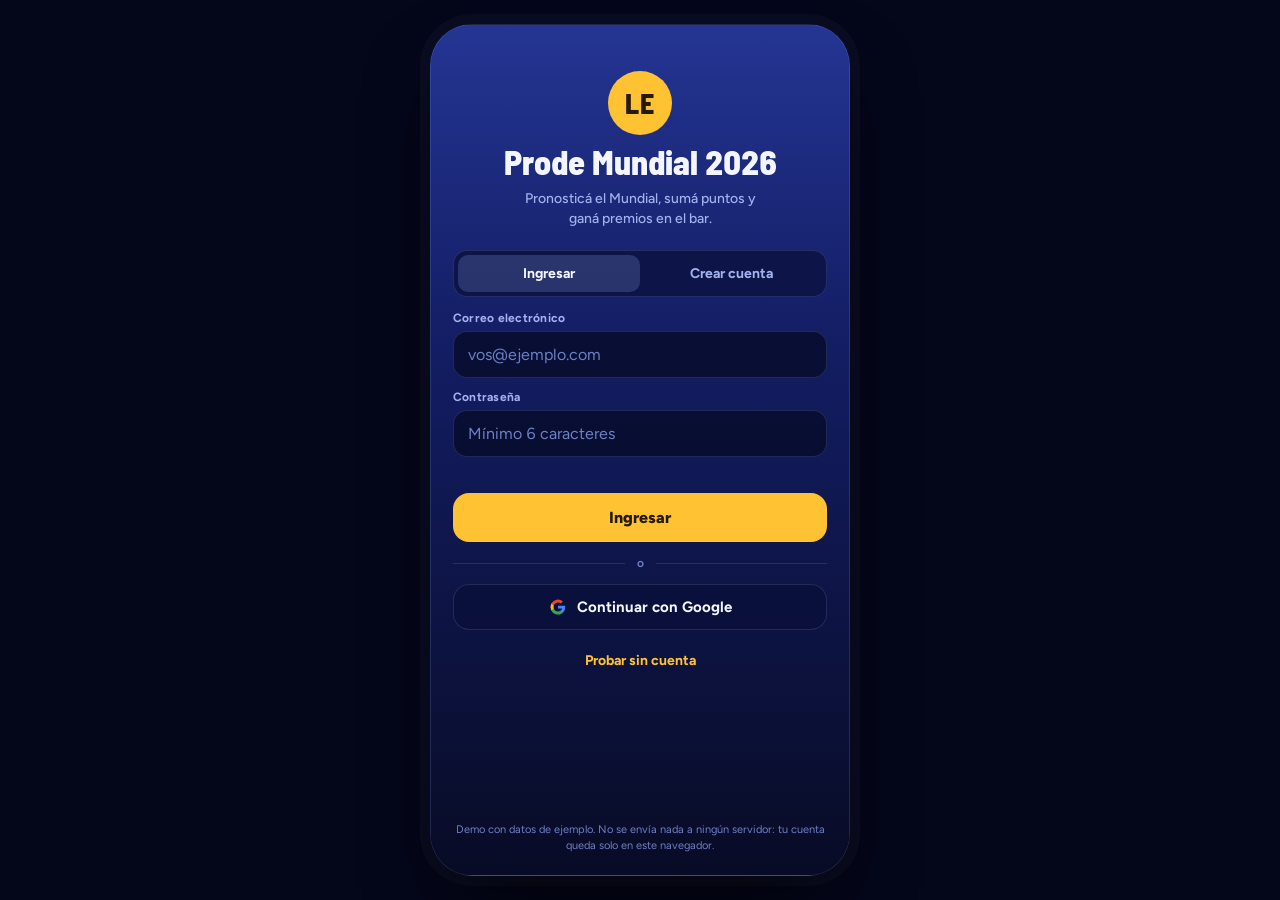
<file: prode-2026/index.html>
<!doctype html>
<html lang="es">
<head>
<meta charset="utf-8">
<meta name="viewport" content="width=device-width, initial-scale=1, viewport-fit=cover">
<meta name="theme-color" content="#0b1038">
<meta name="robots" content="noindex">
<title>Prode Mundial 2026</title>
<meta name="description" content="Prode del Mundial 2026 para bares: fixture real, grupos, cuadro desde 16avos, pronósticos y ranking del local. Los datos del bar son de ejemplo.">
<link rel="preconnect" href="https://fonts.googleapis.com">
<link rel="preconnect" href="https://fonts.gstatic.com" crossorigin>
<link href="https://fonts.googleapis.com/css2?family=Barlow+Semi+Condensed:wght@500;600;700;800&family=Figtree:wght@400;500;600;700&display=swap" rel="stylesheet">
<style>
:root {
  /* Marca del local: se cambia acá y listo */
  --bar-accent: #ffc233;
  --bar-accent-ink: #261a00;

  --bg-top: #243593;
  --bg-mid: #131d63;
  --bg-bot: #080b25;
  --surface: rgba(10, 16, 58, 0.72);
  --surface-2: rgba(7, 11, 40, 0.78);
  --line: rgba(160, 178, 255, 0.16);
  --text: #f4f6ff;
  --muted: #a3b1ee;
  --dim: #6f7fc4;
  --ok: #4ade80;
  --ok-ink: #04230f;
  --bad: #ff7b7b;

  --display: 'Barlow Semi Condensed', 'Arial Narrow', sans-serif;
  --body: 'Figtree', system-ui, sans-serif;

  --ease-out: cubic-bezier(0.23, 1, 0.32, 1);
  --ease-in-out: cubic-bezier(0.77, 0, 0.175, 1);
  --ease-drawer: cubic-bezier(0.32, 0.72, 0, 1);
}

* { box-sizing: border-box; margin: 0; }
html { -webkit-text-size-adjust: 100%; }
body {
  font-family: var(--body);
  color: var(--text);
  background: #04061a;
  min-height: 100dvh;
  display: grid;
  place-items: center;
  font-variant-numeric: tabular-nums;
}
::selection { background: var(--bar-accent); color: var(--bar-accent-ink); }
button { font: inherit; color: inherit; background: none; border: 0; cursor: pointer; -webkit-tap-highlight-color: transparent; }
:focus-visible { outline: 2px solid var(--bar-accent); outline-offset: 2px; border-radius: 8px; }

/* ── Marco del celular (solo en pantallas grandes) ── */
.app {
  position: relative;
  width: 100%;
  height: 100dvh;
  overflow: hidden;
  background: linear-gradient(180deg, var(--bg-top) 0%, var(--bg-mid) 38%, var(--bg-bot) 100%);
  display: flex;
  flex-direction: column;
}
@media (min-width: 600px) {
  .app {
    width: 420px;
    height: min(880px, 100dvh - 48px);
    border-radius: 42px;
    border: 1px solid var(--line);
    box-shadow: 0 40px 80px -20px rgba(0, 0, 0, 0.7), 0 0 0 10px #0a0d22;
  }
}

/* Modo embebido (tarjeta de la web): celular de proporción fija, escalado para entrar en el marco */
body.embed { display: block; overflow: hidden; background: linear-gradient(155deg, #1a2780 0%, #0b1142 48%, #04061a 100%); }
body.embed .app {
  position: absolute; left: 50%; top: 50%; width: 390px; height: 844px; border-radius: 42px;
  border: 1px solid var(--line); box-shadow: 0 0 0 10px #0a0d22;
  transform: translate(-50%, -50%) scale(var(--embed-scale, 1));
}

/* ── Scrollbars con la paleta ── */
.screen, .bracket-viewport { scrollbar-width: thin; scrollbar-color: rgba(160,178,255,.28) transparent; }
.screen::-webkit-scrollbar, .bracket-viewport::-webkit-scrollbar { width: 6px; height: 6px; }
.screen::-webkit-scrollbar-thumb, .bracket-viewport::-webkit-scrollbar-thumb { background: rgba(160,178,255,.28); border-radius: 6px; }

/* ── Cabecera ── */
.top {
  padding: max(18px, env(safe-area-inset-top)) 20px 12px;
  display: flex; align-items: center; gap: 12px;
}
.bar-badge {
  width: 40px; height: 40px; border-radius: 50%;
  background: var(--bar-accent); color: var(--bar-accent-ink);
  display: grid; place-items: center;
  font-family: var(--display); font-weight: 800; font-size: 18px; letter-spacing: .02em;
  flex: none;
}
.top-title { flex: 1; min-width: 0; }
.top-title small { display: block; font-size: 12px; color: var(--muted); font-weight: 500; line-height: 1.2; }
.top-title h1 {
  font-family: var(--display); font-weight: 800; font-size: 28px; line-height: 1.05; letter-spacing: -0.01em;
}
.score-pill {
  text-align: right; line-height: 1.1;
  background: var(--surface); border: 1px solid var(--line);
  padding: 7px 12px; border-radius: 14px;
}
.score-pill b { font-family: var(--display); font-size: 22px; font-weight: 800; display: block; }
.score-pill span { font-size: 11px; color: var(--muted); font-weight: 600; }

/* ── Pantallas ── */
.stage { flex: 1; min-height: 0; position: relative; }
.screen {
  position: absolute; inset: 0; overflow-y: auto; overflow-x: hidden;
  padding: 4px 16px 24px;
  opacity: 0; visibility: hidden; transform: translateY(6px);
  transition: opacity .2s var(--ease-out), transform .2s var(--ease-out), visibility 0s .2s;
}
.screen.on { opacity: 1; visibility: visible; transform: none; transition-delay: 0s; }

/* ── Tab bar ── */
.tabbar {
  display: grid; grid-template-columns: repeat(5, 1fr);
  padding: 8px 6px max(12px, env(safe-area-inset-bottom));
  background: linear-gradient(180deg, transparent, rgba(4,6,26,.85) 40%);
  border-top: 1px solid var(--line);
}
.tab {
  display: grid; justify-items: center; gap: 3px; padding: 7px 0; border-radius: 14px;
  color: var(--dim); font-size: 11px; font-weight: 600;
  transition: color .15s ease, background-color .15s ease, transform .12s var(--ease-out);
}
.tab svg { width: 24px; height: 24px; fill: none; stroke: currentColor; stroke-width: 1.8; stroke-linecap: round; stroke-linejoin: round; }
.tab:active { transform: scale(.96); }
.tab[aria-selected="true"] { color: var(--text); background: rgba(160,178,255,.14); }
.tab[aria-selected="true"] svg { stroke: var(--bar-accent); }

/* ── Segmentado (Ayer / Hoy / Próximos) ── */
.seg {
  position: relative; display: grid; grid-template-columns: repeat(3, 1fr);
  background: var(--surface); border: 1px solid var(--line); border-radius: 16px; padding: 4px; margin: 6px 0 14px;
}
.seg button { position: relative; z-index: 1; padding: 10px 0; font-weight: 700; font-size: 15px; color: var(--muted); transition: color .15s ease; }
.seg button[aria-selected="true"] { color: var(--text); }
.seg-thumb {
  position: absolute; top: 4px; bottom: 4px; left: 4px; width: calc((100% - 8px) / 3);
  border-radius: 12px; background: rgba(160,178,255,.2);
  transition: transform .26s var(--ease-in-out);
}

/* ── Tarjeta de partido grande (Hoy) ── */
.match {
  background: var(--surface); border: 1px solid var(--line); border-radius: 22px;
  padding: 16px 14px 14px; margin-bottom: 12px;
}
.match-phase { text-align: center; font-size: 12px; font-weight: 700; color: var(--muted); letter-spacing: .04em; text-transform: uppercase; margin-bottom: 10px; }
.match-row { display: grid; grid-template-columns: 1fr auto 1fr; align-items: center; gap: 6px; }
.m-team { display: grid; justify-items: center; gap: 6px; font-weight: 700; font-size: 14px; text-align: center; }
.m-team .flag { width: 54px; height: 54px; }
.m-score { display: flex; align-items: center; gap: 14px; font-family: var(--display); font-weight: 800; font-size: 46px; line-height: 1; }
.m-score .lose { color: var(--dim); }
.m-mid { display: grid; justify-items: center; gap: 2px; text-align: center; }
.m-mid b { font-size: 15px; }
.m-mid small { font-size: 12px; color: var(--muted); font-weight: 600; }
.m-vs { display: grid; justify-items: center; font-family: var(--display); font-weight: 800; font-size: 26px; line-height: 1.1; }
.m-vs small { font-family: var(--body); font-size: 12px; color: var(--muted); font-weight: 600; }

/* Franja del prode (pronóstico del usuario) */
.pick {
  margin-top: 14px; padding: 10px 12px; border-radius: 14px;
  background: var(--surface-2); border: 1px solid var(--line);
  display: flex; align-items: center; justify-content: space-between; gap: 10px; font-size: 13px;
}
.pick .lbl { color: var(--muted); font-weight: 600; }
.pick .val { font-family: var(--display); font-weight: 800; font-size: 20px; margin-left: 8px; color: var(--text); }
.badge { font-weight: 800; font-size: 12px; padding: 4px 9px; border-radius: 99px; white-space: nowrap; }
.badge.exact { background: var(--ok); color: var(--ok-ink); }
.badge.win { background: rgba(74,222,128,.18); color: var(--ok); }
.badge.miss { background: rgba(255,123,123,.14); color: var(--bad); }
.badge.pend { background: rgba(160,178,255,.16); color: var(--muted); }
.cta {
  background: var(--bar-accent); color: var(--bar-accent-ink); font-weight: 800; font-size: 13px;
  padding: 9px 14px; border-radius: 12px; transition: transform .12s var(--ease-out), filter .15s ease;
}
.cta:active { transform: scale(.96); }
@media (hover: hover) and (pointer: fine) { .cta:hover { filter: brightness(1.08); } }
.closes { font-size: 12px; color: var(--bar-accent); font-weight: 700; }

/* Tarjeta "En el bar" */
.bar-card {
  border-radius: 22px; padding: 16px; margin-bottom: 12px;
  background: linear-gradient(135deg, rgba(255,194,51,.16), rgba(255,194,51,.04));
  border: 1px solid rgba(255,194,51,.35);
  display: grid; gap: 10px;
}
.bar-card h3 { font-family: var(--display); font-size: 22px; font-weight: 800; line-height: 1.1; }
.bar-card p { font-size: 14px; color: #e5e9ff; line-height: 1.4; }
.bar-card .row { display: flex; gap: 10px; align-items: center; justify-content: space-between; }
.bar-card .tag { font-size: 12px; color: var(--bar-accent); font-weight: 700; }
.bar-card .cta[disabled] { background: rgba(255,255,255,.14); color: var(--text); cursor: default; }

.champ {
  display: flex; align-items: center; gap: 10px; background: var(--surface); border: 1px solid var(--line);
  border-radius: 16px; padding: 10px 12px; margin-bottom: 14px; font-size: 13px;
}
.champ .flag { width: 28px; height: 28px; }
.champ b { font-weight: 700; }
.champ .alive { margin-left: auto; color: var(--ok); font-weight: 700; font-size: 12px; }

/* ── Banderas ── */
.flag { border-radius: 50%; overflow: hidden; flex: none; display: block; box-shadow: 0 0 0 1px rgba(255,255,255,.12); }
.flag svg, .flag img { display: block; width: 100%; height: 100%; object-fit: cover; }

/* ── Cuadro ── */
.phase-nav { position: relative; display: grid; grid-template-columns: repeat(5, 1fr); margin: 6px 0 12px; }
.phase-nav .win {
  position: absolute; top: 0; bottom: 0; left: 0; width: 40%; border-radius: 14px;
  background: rgba(160,178,255,.2); border: 1px solid var(--line);
  transition: transform .28s var(--ease-in-out);
}
.phase-nav button { position: relative; z-index: 1; padding: 11px 0; font-weight: 700; font-size: 13px; color: var(--dim); transition: color .15s ease; }
.phase-nav button.in { color: var(--text); }

.bracket-viewport { overflow: hidden; }
.bracket-track {
  display: grid; grid-template-columns: repeat(5, calc((100% - 28px) / 2 )); /* dos columnas visibles */
  grid-template-rows: minmax(0, 1fr); column-gap: 28px; align-items: stretch;
  transition: transform .3s var(--ease-in-out), height .3s var(--ease-in-out);
}
.col { display: flex; flex-direction: column; min-height: 0; overflow: hidden; }
.col h4 { font-size: 12px; font-weight: 700; color: var(--muted); text-transform: uppercase; letter-spacing: .05em; margin: 0 0 8px 2px; height: 16px; }
.col-body { flex: 1; display: flex; flex-direction: column; }
.pair { flex: 1; display: flex; flex-direction: column; position: relative; }
.pair .slot { flex: 1; display: flex; align-items: center; padding: 5px 0; position: relative; }
.pair .slot > * { width: 100%; }
/* corchete que une los dos partidos de cada llave */
.pair.joins::after {
  content: ""; position: absolute; right: -15px; top: 25%; bottom: 25%; width: 14px;
  border: 1px solid var(--line); border-left: 0; border-radius: 0 8px 8px 0;
}
.pair.joins .slot::after { content: ""; position: absolute; right: -15px; top: 50%; width: 14px; height: 1px; background: var(--line); }
.col:not(:first-child) .slot::before { content: ""; position: absolute; left: -15px; top: 50%; width: 14px; height: 1px; background: var(--line); }
.col:not(:first-child) .slot.noin::before { display: none; }

.bc {
  background: var(--surface); border: 1px solid var(--line); border-radius: 14px; overflow: hidden; text-align: left;
  display: block; transition: transform .12s var(--ease-out), border-color .15s ease;
}
button.bc:active { transform: scale(.98); }
@media (hover: hover) and (pointer: fine) { button.bc:hover { border-color: rgba(255,194,51,.5); } }
.bc-head { font-size: 11px; font-weight: 700; color: var(--muted); padding: 7px 10px 6px; background: rgba(0,0,0,.18); border-bottom: 1px solid var(--line); }
.bc-team { display: flex; align-items: center; gap: 8px; padding: 6px 10px; font-weight: 700; font-size: 14px; }
.bc-team + .bc-team { border-top: 1px solid rgba(160,178,255,.08); }
.bc-team .flag { width: 22px; height: 22px; }
.bc-team .nm { flex: 1; min-width: 0; white-space: nowrap; overflow: hidden; text-overflow: ellipsis; }
.bc-team .sc { font-family: var(--display); font-size: 17px; font-weight: 800; }
.bc-team.lose { color: var(--dim); }
.bc-team.tbd { color: var(--dim); font-weight: 600; }
.tbd-dot { width: 22px; height: 22px; border-radius: 50%; background: rgba(160,178,255,.14); flex: none; }
.bc-pick { display: flex; align-items: center; justify-content: space-between; padding: 6px 10px 7px; background: rgba(0,0,0,.2); font-size: 11px; color: var(--muted); font-weight: 600; }
.bc-pick b { color: var(--text); font-family: var(--display); font-size: 14px; margin-left: 4px; }
.bc-pick .badge { font-size: 10px; padding: 2px 7px; }
.bc-pick.open { color: var(--bar-accent); }

.note { font-size: 12px; color: var(--dim); text-align: center; margin-top: 14px; line-height: 1.4; }

/* ── Grupos ── */
.group { background: var(--surface); border: 1px solid var(--line); border-radius: 22px; padding: 14px 14px 6px; margin-bottom: 12px; }
.group h3 { text-align: center; font-family: var(--display); font-size: 20px; font-weight: 800; margin-bottom: 8px; }
table { width: 100%; border-collapse: collapse; }
th { font-size: 12px; font-weight: 600; color: var(--muted); text-align: right; padding: 4px 0 8px; }
th:first-child { text-align: left; }
td { padding: 9px 0; font-size: 15px; font-weight: 600; text-align: right; border-top: 1px solid rgba(160,178,255,.08); }
tr:first-child td { border-top: 0; }
td.t { text-align: left; font-weight: 700; }
td.t .tc { display: flex; align-items: center; gap: 10px; }
td.t .flag { width: 28px; height: 28px; }
td.t .pos { width: 14px; color: var(--muted); font-size: 13px; text-align: center; }
td.t .q { width: 8px; height: 8px; flex: none; background: var(--ok); clip-path: polygon(0 0, 100% 50%, 0 100%); }
td.t .q.out { background: var(--bad); clip-path: none; height: 2px; width: 7px; border-radius: 1px; }
tr.cut td { border-top: 1px solid rgba(160,178,255,.3); }
td.pts { font-weight: 800; width: 48px; }
td.num { width: 44px; color: #d3dbff; }

/* Reloj de la demo + chips de grupos */
.clock { display: flex; align-items: center; justify-content: space-between; gap: 8px; margin: 0 0 12px; padding: 6px 6px 6px 14px; border-radius: 14px; border: 1px dashed rgba(255,194,51,.4); font-size: 12px; color: var(--muted); font-weight: 600; }
.clock b { color: var(--text); font-weight: 700; }
.clock .step { display: flex; gap: 4px; }
.clock button { width: 34px; height: 30px; border-radius: 10px; background: rgba(160,178,255,.16); font-size: 15px; font-weight: 800; transition: transform .12s var(--ease-out), background-color .15s ease; }
.clock button:active { transform: scale(.92); }
@media (hover: hover) and (pointer: fine) { .clock button:hover { background: rgba(160,178,255,.28); } }
.chips { display: flex; gap: 6px; overflow-x: auto; padding: 2px 0 12px; scrollbar-width: none; }
.chips::-webkit-scrollbar { display: none; }
.chips button { flex: none; width: 36px; height: 36px; border-radius: 50%; background: var(--surface); border: 1px solid var(--line); font-family: var(--display); font-weight: 800; font-size: 16px; color: var(--muted); transition: transform .12s var(--ease-out), color .15s ease; }
.chips button:active { transform: scale(.92); }
@media (hover: hover) and (pointer: fine) { .chips button:hover { color: var(--text); } }
td.t .q.third { background: transparent; border: 1.5px solid var(--bar-accent); clip-path: none; border-radius: 50%; width: 8px; height: 8px; }
.legend { display: flex; justify-content: center; gap: 14px; flex-wrap: wrap; font-size: 12px; color: var(--dim); margin: 2px 0 6px; }
.legend i { display: inline-block; vertical-align: middle; margin-right: 5px; }
.legend .a { width: 8px; height: 8px; background: var(--ok); clip-path: polygon(0 0, 100% 50%, 0 100%); }
.legend .b { width: 8px; height: 8px; border: 1.5px solid var(--bar-accent); border-radius: 50%; }
.venue { font-size: 11px; color: var(--dim); text-align: center; margin-top: 10px; font-weight: 500; }

/* ── Bar: ranking y premios ── */
.sec-title { font-family: var(--display); font-size: 22px; font-weight: 800; margin: 6px 2px 10px; display: flex; align-items: baseline; justify-content: space-between; }
.sec-title small { font-family: var(--body); font-size: 12px; font-weight: 600; color: var(--muted); }
.podium { display: grid; gap: 8px; margin-bottom: 14px; }
.prize {
  display: flex; align-items: center; gap: 12px; background: var(--surface); border: 1px solid var(--line);
  border-radius: 16px; padding: 12px 14px;
}
.prize .n { font-family: var(--display); font-weight: 800; font-size: 26px; width: 30px; color: var(--bar-accent); }
.prize p { font-size: 14px; font-weight: 600; line-height: 1.3; }
.prize small { display: block; color: var(--muted); font-size: 12px; font-weight: 500; }
.rank { background: var(--surface); border: 1px solid var(--line); border-radius: 22px; padding: 4px 6px; margin-bottom: 14px; }
.rank-row { display: grid; grid-template-columns: 28px 36px 1fr auto auto; align-items: center; gap: 10px; padding: 9px 8px; border-radius: 14px; }
.rank-row + .rank-row { border-top: 1px solid rgba(160,178,255,.08); }
.rank-row.me { background: rgba(255,194,51,.14); border-top-color: transparent; }
.rank-row .p { font-family: var(--display); font-weight: 800; font-size: 18px; color: var(--muted); text-align: center; }
.rank-row.me .p { color: var(--bar-accent); }
.av { width: 36px; height: 36px; border-radius: 50%; display: grid; place-items: center; font-weight: 800; font-size: 13px; background: rgba(160,178,255,.2); }
.rank-row.me .av { background: var(--bar-accent); color: var(--bar-accent-ink); }
.rank-row .nm { font-weight: 700; font-size: 15px; white-space: nowrap; overflow: hidden; text-overflow: ellipsis; }
.rank-row .pl { font-size: 12px; color: var(--muted); font-weight: 600; text-align: right; }
.rank-row .pt { font-family: var(--display); font-weight: 800; font-size: 20px; min-width: 44px; text-align: right; }
.codes { display: grid; gap: 8px; margin-bottom: 14px; }
.code {
  display: flex; align-items: center; justify-content: space-between; gap: 10px; padding: 12px 14px; border-radius: 16px;
  background: var(--surface); border: 1px dashed rgba(255,194,51,.55);
}
.code b { font-family: var(--display); font-size: 20px; letter-spacing: .06em; }
.code small { display: block; color: var(--muted); font-size: 12px; font-weight: 500; }
.code.used { border-color: var(--line); opacity: .6; }
.invite { border-radius: 22px; padding: 16px; background: var(--surface); border: 1px solid var(--line); display: grid; gap: 10px; }
.invite p { font-size: 14px; line-height: 1.4; color: #e5e9ff; }
.invite .cta { justify-self: start; }

/* ── Hoja para pronosticar ── */
.scrim { position: absolute; inset: 0; background: rgba(2,3,16,.6); opacity: 0; visibility: hidden; transition: opacity .2s var(--ease-out), visibility 0s .2s; z-index: 20; }
.scrim.on { opacity: 1; visibility: visible; transition-delay: 0s; }
.sheet {
  position: absolute; left: 0; right: 0; bottom: 0; z-index: 21; border-radius: 28px 28px 0 0;
  background: linear-gradient(180deg, #1a2678, #0d1442); border-top: 1px solid var(--line);
  padding: 10px 20px max(22px, env(safe-area-inset-bottom)); transform: translateY(105%);
  transition: transform .3s var(--ease-drawer);
}
.sheet.on { transform: none; }
.grab { width: 40px; height: 4px; border-radius: 4px; background: rgba(160,178,255,.35); margin: 0 auto 14px; }
.sheet h2 { font-family: var(--display); font-size: 24px; font-weight: 800; text-align: center; }
.sheet .sub { text-align: center; font-size: 13px; color: var(--muted); font-weight: 600; margin: 2px 0 18px; }
.step-row { display: grid; grid-template-columns: 1fr auto 1fr; gap: 8px; align-items: start; }
.stepper { display: grid; justify-items: center; gap: 8px; }
.stepper .flag { width: 48px; height: 48px; }
.stepper .nm { font-weight: 700; font-size: 14px; }
.stepper .ctl { display: grid; justify-items: center; gap: 6px; }
.stepper .val { font-family: var(--display); font-weight: 800; font-size: 56px; line-height: 1; min-width: 60px; text-align: center; }
.round {
  width: 44px; height: 44px; border-radius: 50%; display: grid; place-items: center; font-size: 24px; font-weight: 700;
  background: rgba(160,178,255,.18); transition: transform .12s var(--ease-out), background-color .15s ease;
}
.round:active { transform: scale(.92); }
@media (hover: hover) and (pointer: fine) { .round:hover { background: rgba(160,178,255,.3); } }
.dash { font-family: var(--display); font-size: 40px; font-weight: 800; color: var(--dim); padding-top: 70px; }
.tie { margin-top: 16px; display: none; }
.tie.on { display: block; }
.tie p { text-align: center; font-size: 13px; color: var(--muted); font-weight: 600; margin-bottom: 8px; }
.tie .opts { display: grid; grid-template-columns: 1fr 1fr; gap: 8px; }
.tie .opts button { padding: 11px; border-radius: 14px; border: 1px solid var(--line); background: var(--surface-2); font-weight: 700; font-size: 14px; transition: background-color .15s ease, color .15s ease; }
.tie .opts button[aria-pressed="true"] { background: var(--bar-accent); color: var(--bar-accent-ink); border-color: transparent; }
.save { width: 100%; margin-top: 20px; padding: 15px; font-size: 16px; border-radius: 16px; }
.rules { text-align: center; font-size: 12px; color: var(--dim); margin-top: 10px; }


/* ── Acceso, onboarding y perfil ── */
.auth { position: absolute; inset: 0; z-index: 40; overflow-y: auto; padding: max(28px, env(safe-area-inset-top)) 22px max(22px, env(safe-area-inset-bottom));
  background: linear-gradient(180deg, var(--bg-top) 0%, var(--bg-mid) 38%, var(--bg-bot) 100%);
  display: flex; flex-direction: column; opacity: 0; visibility: hidden; transition: opacity .22s var(--ease-out), visibility 0s .22s; }
.auth.on { opacity: 1; visibility: visible; transition-delay: 0s; }
.auth-brand { display: grid; justify-items: center; gap: 10px; margin: 18px 0 22px; text-align: center; }
.auth-brand .bar-badge { width: 64px; height: 64px; font-size: 28px; }
.auth-brand h2 { font-family: var(--display); font-size: 34px; font-weight: 800; line-height: 1; }
.auth-brand p { font-size: 14px; color: var(--muted); font-weight: 500; line-height: 1.4; max-width: 28ch; }
.tabs2 { display: grid; grid-template-columns: 1fr 1fr; background: var(--surface); border: 1px solid var(--line); border-radius: 14px; padding: 4px; margin-bottom: 14px; }
.tabs2 button { padding: 10px 0; border-radius: 10px; font-weight: 700; font-size: 14px; color: var(--muted); transition: background-color .15s ease, color .15s ease; }
.tabs2 button[aria-selected="true"] { background: rgba(160,178,255,.2); color: var(--text); }
.field { display: grid; gap: 6px; margin-bottom: 12px; }
.field label { font-size: 12px; font-weight: 700; color: var(--muted); letter-spacing: .02em; }
.field input { font: inherit; font-size: 16px; color: var(--text); background: var(--surface-2); border: 1px solid var(--line); border-radius: 14px; padding: 13px 14px; width: 100%; transition: border-color .15s ease; }
.field input::placeholder { color: var(--dim); }
.field input:focus { outline: none; border-color: var(--bar-accent); }
.field-row { display: grid; grid-template-columns: 1fr 1fr; gap: 10px; }
.form-err { color: var(--bad); font-size: 13px; font-weight: 600; min-height: 18px; margin: -2px 0 8px; }
.btn-wide { width: 100%; padding: 15px; font-size: 16px; border-radius: 16px; }
.btn-ghost { width: 100%; padding: 13px; margin-top: 10px; border-radius: 16px; border: 1px solid var(--line); background: var(--surface); font-weight: 700; font-size: 15px; display: flex; align-items: center; justify-content: center; gap: 10px; transition: transform .12s var(--ease-out), border-color .15s ease; }
.btn-ghost:active { transform: scale(.98); }
@media (hover: hover) and (pointer: fine) { .btn-ghost:hover { border-color: rgba(160,178,255,.4); } }
.btn-link { margin-top: 14px; font-size: 14px; font-weight: 700; color: var(--bar-accent); padding: 8px; align-self: center; }
.or { display: flex; align-items: center; gap: 12px; color: var(--dim); font-size: 12px; font-weight: 600; margin: 14px 0 4px; }
.or::before, .or::after { content: ""; flex: 1; height: 1px; background: var(--line); }
.legal { font-size: 11px; color: var(--dim); text-align: center; margin-top: auto; padding-top: 18px; line-height: 1.4; }
.ob-dots { display: flex; justify-content: center; gap: 6px; margin: 4px 0 18px; }
.ob-dots i { width: 7px; height: 7px; border-radius: 50%; background: rgba(160,178,255,.3); transition: width .2s var(--ease-out), background-color .2s ease; }
.ob-dots i.on { width: 22px; border-radius: 6px; background: var(--bar-accent); }
.ob-card { display: grid; gap: 10px; margin-bottom: 22px; }
.ob-card h3 { font-family: var(--display); font-size: 30px; font-weight: 800; line-height: 1.05; text-align: center; margin: 8px 0 6px; }
.ob-row { display: flex; align-items: center; gap: 14px; background: var(--surface); border: 1px solid var(--line); border-radius: 18px; padding: 14px; }
.ob-row .pts { font-family: var(--display); font-weight: 800; font-size: 28px; color: var(--bar-accent); min-width: 64px; }
.ob-row p { font-size: 14px; line-height: 1.35; font-weight: 600; }
.ob-row small { display: block; color: var(--muted); font-size: 12px; font-weight: 500; }
.me-head { display: flex; align-items: center; gap: 14px; margin: 6px 0 14px; }
.me-av { width: 64px; height: 64px; border-radius: 50%; background: var(--bar-accent); color: var(--bar-accent-ink); display: grid; place-items: center; font-family: var(--display); font-weight: 800; font-size: 26px; flex: none; }
.me-head h2 { font-family: var(--display); font-size: 26px; font-weight: 800; line-height: 1.05; }
.me-head small { color: var(--muted); font-size: 13px; font-weight: 500; }
.stats { display: grid; grid-template-columns: repeat(3, 1fr); gap: 8px; margin-bottom: 14px; }
.stat { background: var(--surface); border: 1px solid var(--line); border-radius: 16px; padding: 12px 8px; text-align: center; }
.stat b { display: block; font-family: var(--display); font-size: 30px; font-weight: 800; line-height: 1; }
.stat span { font-size: 12px; color: var(--muted); font-weight: 600; }
.panel { background: var(--surface); border: 1px solid var(--line); border-radius: 22px; padding: 16px; margin-bottom: 14px; }
.hist-row { display: grid; grid-template-columns: 1fr auto; gap: 4px 10px; align-items: center; padding: 10px 0; border-top: 1px solid rgba(160,178,255,.08); font-size: 14px; font-weight: 600; }
.hist-row:first-of-type { border-top: 0; }
.hist-row small { grid-column: 1; color: var(--muted); font-size: 12px; font-weight: 500; }
.hist-row .badge { grid-row: 1 / span 2; grid-column: 2; }
.btn-out { width: 100%; padding: 14px; border-radius: 16px; border: 1px solid rgba(255,123,123,.4); color: var(--bad); font-weight: 700; font-size: 15px; margin-bottom: 8px; transition: transform .12s var(--ease-out); }
.btn-out:active { transform: scale(.98); }

/* ── Toast ── */
.toast {
  position: absolute; left: 50%; bottom: 96px; z-index: 30; transform: translate(-50%, 12px); opacity: 0; pointer-events: none;
  background: #f4f6ff; color: #0b1038; padding: 11px 16px; border-radius: 99px; font-weight: 700; font-size: 14px; white-space: nowrap;
  transition: opacity .2s var(--ease-out), transform .2s var(--ease-out);
}
.toast.on { opacity: 1; transform: translate(-50%, 0); }

/* ── Entrada escalonada (una sola vez por pantalla) ── */
.screen.on .rise { animation: rise .32s var(--ease-out) both; animation-delay: calc(var(--i, 0) * 45ms); }
@keyframes rise { from { opacity: 0; transform: translateY(10px); } to { opacity: 1; transform: none; } }

@media (prefers-reduced-motion: reduce) {
  .screen { transform: none; transition: opacity .15s ease, visibility 0s .15s; }
  .screen.on .rise { animation: fade .2s ease both; animation-delay: 0s; }
  @keyframes fade { from { opacity: 0; } to { opacity: 1; } }
  .seg-thumb, .phase-nav .win, .bracket-track { transition-duration: .01s; }
  .sheet { transition: opacity .15s ease, transform 0s; opacity: 0; }
  .sheet.on { opacity: 1; }
  .toast { transform: translate(-50%, 0); }
  .auth { transition: opacity .15s ease, visibility 0s .15s; }
}
</style>
</head>
<body>
<div class="app" id="app">
  <header class="top">
    <div class="bar-badge" aria-hidden="true">LE</div>
    <div class="top-title">
      <small>Bar La Esquina · demo</small>
      <h1>Mundial 2026</h1>
    </div>
    <div class="score-pill" aria-live="polite"><b id="myPts">0</b><span id="myRank">#–</span></div>
  </header>

  <main class="stage">
    <section class="screen on" id="s-hoy" aria-label="Partidos"></section>
    <section class="screen" id="s-cuadro" aria-label="Cuadro"></section>
    <section class="screen" id="s-grupos" aria-label="Grupos"></section>
    <section class="screen" id="s-bar" aria-label="Ranking del bar"></section>
    <section class="screen" id="s-perfil" aria-label="Mi perfil"></section>
  </main>

  <nav class="tabbar" role="tablist" aria-label="Secciones">
    <button class="tab" role="tab" data-tab="hoy" aria-selected="true">
      <svg viewBox="0 0 24 24" aria-hidden="true"><circle cx="12" cy="12" r="9"/><path d="M12 7.5l3.8 2.8-1.5 4.4H9.7l-1.5-4.4z"/><path d="M12 7.5V3.2M15.8 10.3l4-1.3M14.3 14.7l2.5 3.5M9.7 14.7l-2.5 3.5M8.2 10.3l-4-1.3"/></svg>
      Partidos
    </button>
    <button class="tab" role="tab" data-tab="cuadro" aria-selected="false">
      <svg viewBox="0 0 24 24" aria-hidden="true"><path d="M3 5h6v5H3zM3 14h6v5H3zM15 9.5h6v5h-6z"/><path d="M9 7.5h2.5v9H9M11.5 12H15"/></svg>
      Cuadro
    </button>
    <button class="tab" role="tab" data-tab="grupos" aria-selected="false">
      <svg viewBox="0 0 24 24" aria-hidden="true"><rect x="3" y="4" width="18" height="16" rx="3"/><path d="M3 9.5h18M3 14.5h18M9 4v16"/></svg>
      Grupos
    </button>
    <button class="tab" role="tab" data-tab="bar" aria-selected="false">
      <svg viewBox="0 0 24 24" aria-hidden="true"><path d="M8 4h8v5a4 4 0 0 1-8 0z"/><path d="M8 6H5.5a1.5 1.5 0 0 0 0 3H8M16 6h2.5a1.5 1.5 0 0 1 0 3H16M12 13v4M8.5 20h7M10 17h4"/></svg>
      El bar
    </button>
    <button class="tab" role="tab" data-tab="perfil" aria-selected="false">
      <svg viewBox="0 0 24 24" aria-hidden="true"><circle cx="12" cy="8.5" r="3.8"/><path d="M4.5 20c.8-3.6 3.8-5.6 7.5-5.6s6.7 2 7.5 5.6"/></svg>
      Perfil
    </button>
  </nav>

  <div class="scrim" id="scrim"></div>
  <div class="sheet" id="sheet" role="dialog" aria-modal="true" aria-labelledby="sh-title">
    <div class="grab"></div>
    <h2 id="sh-title">Tu pronóstico</h2>
    <p class="sub" id="sh-sub"></p>
    <div class="step-row">
      <div class="stepper" id="stA"></div>
      <div class="dash" aria-hidden="true">–</div>
      <div class="stepper" id="stB"></div>
    </div>
    <div class="tie" id="tie">
      <p>Si empatan, ¿quién pasa por penales?</p>
      <div class="opts" id="tieOpts"></div>
    </div>
    <button class="cta save" id="save">Guardar pronóstico</button>
    <p class="rules">Pleno (marcador exacto a los 90 min) +10 · Acertar quién gana +5 · Un pleno te da un código para canjear en el bar · Cada amigo +1</p>
  </div>
  <div class="auth" id="auth" role="dialog" aria-modal="true" aria-label="Ingresar"></div>
  <div class="toast" id="toast" role="status"></div>
</div>

<script src="app.js?v=9"></script>
</body>
</html>
</file>
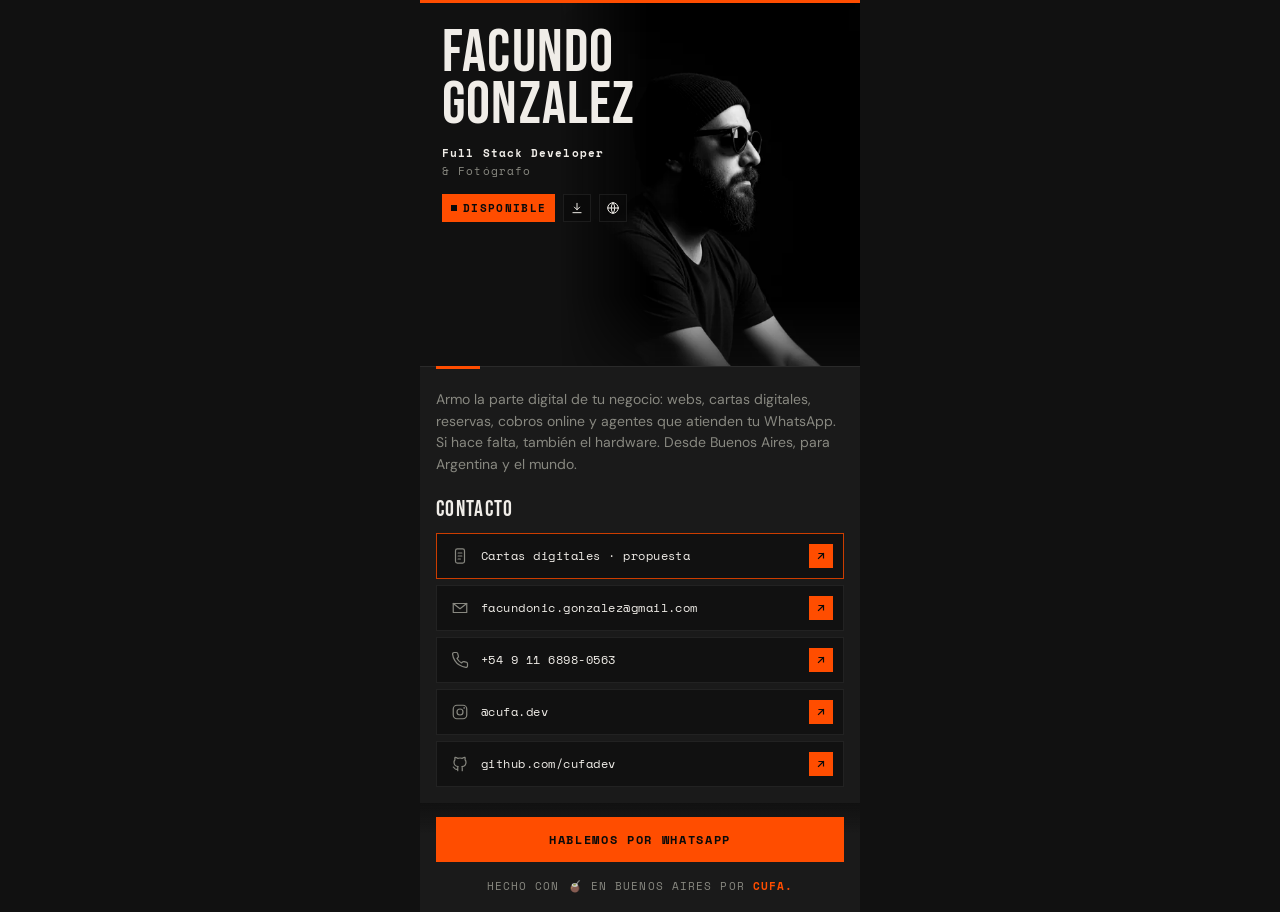
<file: contact.html>
<!DOCTYPE html>
<html lang="es">
<head>
  <meta charset="UTF-8">
  <meta name="viewport" content="width=device-width, initial-scale=1.0">
  <title>CUFA · Facundo González — Webs y sistemas a medida</title>
  <meta name="description" content="Tarjeta de contacto de Facundo González (CUFA): desarrollo web, cartas digitales, reservas online y sistemas a medida en Buenos Aires.">
  <link rel="icon" type="image/png" href="img/logo128.png">
  <link rel="apple-touch-icon" sizes="180x180" href="img/logo128.png">
  <link href="https://fonts.googleapis.com/css2?family=Bebas+Neue&family=Space+Mono:wght@400;700&family=DM+Sans:wght@400;500;600&display=swap" rel="stylesheet">
  <style>
    :root {
      --bg: #0a0a0a;
      --surface: #111111;
      --surface2: #1a1a1a;
      --orange: #ff4d00;
      --orange-dim: #cc3d00;
      --text: #f0ede8;
      --text-muted: #888880;
      --text-dim: #444440;
      --border: rgba(255,255,255,0.07);
      --mono: 'Space Mono', monospace;
      --display: 'Bebas Neue', sans-serif;
      --body: 'DM Sans', sans-serif;
    }
    * { margin: 0; padding: 0; box-sizing: border-box; }
    body {
      font-family: var(--body);
      background: var(--surface);
      color: var(--text);
      min-height: 100dvh;
      display: flex;
      justify-content: center;
      align-items: flex-start;
    }
    .card {
      width: 100%;
      max-width: 440px;
      min-height: 100dvh;
      background: var(--surface);
      position: relative;
      overflow: clip;
      display: flex;
      flex-direction: column;
    }
    .card::before {
      content: '';
      position: absolute;
      top: 0; left: 0; right: 0;
      height: 3px;
      z-index: 5;
      background: var(--orange);
      transform: scaleX(0);
      transform-origin: left;
      animation: line-in 0.6s steps(1) forwards;
    }
    .reveal {
      opacity: 0;
      transform: translateY(14px);
      animation: fade-up 0.5s cubic-bezier(0.4, 0, 0.2, 1) forwards;
      animation-delay: calc(0.15s + var(--i, 0) * 0.07s);
    }
    @keyframes line-in {
      0%   { transform: scaleX(0); background: #00ffcc; }
      15%  { transform: scaleX(0.4); background: #00ffcc; }
      30%  { transform: scaleX(0.7); background: #ff0066; }
      45%  { transform: scaleX(0.5); background: #ff0066; }
      60%  { transform: scaleX(1); background: var(--orange-dim); }
      100% { transform: scaleX(1); background: var(--orange); }
    }
    @keyframes fade-up { to { opacity: 1; transform: translateY(0); } }

    /* ── HERO: nombre grande + retrato ── */
    .hero {
      position: relative;
      height: 400px;
      padding: 28px 22px 0;
      overflow: hidden;
    }
    .hero-photo {
      position: absolute;
      right: 0; bottom: 0;
      width: 68%;
      height: 100%;
      object-fit: cover;
      object-position: 70% 20%;
      filter: grayscale(1) contrast(1.05);
      -webkit-mask-image: linear-gradient(to right, transparent 0, #000 30%), linear-gradient(to top, transparent 0, #000 26%);
      -webkit-mask-composite: source-in;
      mask-image: linear-gradient(to right, transparent 0, #000 30%), linear-gradient(to top, transparent 0, #000 26%);
      mask-composite: intersect;
      opacity: 0;
      animation: photo-in 0.8s cubic-bezier(0.4, 0, 0.2, 1) 0.1s forwards;
    }
    @keyframes photo-in { to { opacity: 1; } }
    .hero-text { position: relative; z-index: 2; text-align: left; }
    .tag {
      font-family: var(--mono);
      font-size: 11px;
      letter-spacing: 0.18em;
      color: var(--text-muted);
      margin-bottom: 14px;
    }
    h1 {
      font-family: var(--display);
      font-weight: 400;
      font-size: 60px;
      line-height: 0.86;
      letter-spacing: 0.02em;
      text-transform: uppercase;
      margin-bottom: 14px;
    }
    h1 .l { display: block; position: relative; width: max-content; }
    h1 .l::before, h1 .l::after {
      content: attr(data-text);
      position: absolute;
      top: 0; left: 0;
      width: 100%;
      opacity: 0;
      pointer-events: none;
    }
    h1 .l::before { color: #00ffcc; animation: glitchA 0.7s steps(1) 1 forwards; animation-delay: 0.25s; }
    h1 .l::after { color: #ff0066; animation: glitchB 0.7s steps(1) 1 forwards; animation-delay: 0.27s; }
    @keyframes glitchA {
      0%   { opacity: 0; }
      8%   { opacity: 0.8; clip-path: inset(0 0 60% 0); transform: translate(-3px, 0); }
      16%  { opacity: 0.8; clip-path: inset(30% 0 30% 0); transform: translate(2px, 0); }
      24%  { opacity: 0; }
      55%  { opacity: 0.7; clip-path: inset(60% 0 0 0); transform: translate(-2px, 0); }
      63%  { opacity: 0; }
      100% { opacity: 0; }
    }
    @keyframes glitchB {
      0%   { opacity: 0; }
      10%  { opacity: 0.8; clip-path: inset(20% 0 55% 0); transform: translate(3px, 0); }
      18%  { opacity: 0.8; clip-path: inset(50% 0 10% 0); transform: translate(-2px, 0); }
      26%  { opacity: 0; }
      58%  { opacity: 0.7; clip-path: inset(0 0 65% 0); transform: translate(2px, 0); }
      66%  { opacity: 0; }
      100% { opacity: 0; }
    }
    .role {
      font-family: var(--mono);
      color: var(--text-muted);
      font-size: 11px;
      line-height: 1.6;
      letter-spacing: 0.1em;
      margin-bottom: 14px;
    }
    .role b { color: var(--text); font-weight: 700; display: block; }
    .chips { display: flex; align-items: center; gap: 8px; }
    .chip-open {
      font-family: var(--mono);
      font-size: 11px;
      font-weight: 700;
      letter-spacing: 0.12em;
      text-transform: uppercase;
      background: var(--orange);
      color: var(--bg);
      padding: 6px 9px;
      display: inline-flex;
      align-items: center;
      gap: 6px;
    }
    .chip-open i { width: 6px; height: 6px; background: var(--bg); display: block; animation: blink 1.6s steps(1) infinite; }
    @keyframes blink { 50% { opacity: 0.2; } }
    .chip-ico {
      width: 28px; height: 28px;
      display: flex; align-items: center; justify-content: center;
      background: rgba(10,10,10,0.7);
      border: 1px solid var(--border);
      transition: border-color 0.2s;
    }
    .chip-ico svg { width: 14px; height: 14px; stroke: var(--text); fill: none; stroke-width: 1.7; stroke-linecap: round; stroke-linejoin: round; transition: stroke 0.2s; }
    .chip-ico:hover, .chip-ico:active { border-color: var(--orange); }
    .chip-ico:hover svg, .chip-ico:active svg { stroke: var(--orange); }

    /* ── PANEL INFERIOR ── */
    .sheet {
      position: relative;
      z-index: 3;
      margin-top: -34px;
      background: var(--surface2);
      border-top: 1px solid var(--border);
      padding: 22px 16px 16px;
      display: flex;
      flex-direction: column;
      gap: 20px;
      text-align: left;
    }
    .sheet::before {
      content: '';
      position: absolute;
      top: -1px; left: 16px;
      width: 44px; height: 3px;
      background: var(--orange);
    }
    .bio {
      font-size: 14px;
      line-height: 1.55;
      color: var(--text-muted);
    }
    .sec-head {
      display: flex;
      align-items: baseline;
      justify-content: space-between;
      margin-bottom: 10px;
    }
    .sec-head h2 {
      font-family: var(--display);
      font-weight: 400;
      font-size: 22px;
      letter-spacing: 0.06em;
      text-transform: uppercase;
    }
    .sec-head a {
      font-family: var(--mono);
      font-size: 11px;
      letter-spacing: 0.1em;
      color: var(--text-muted);
      text-decoration: none;
    }
    .sec-head a:hover { color: var(--orange); }
    .tiles { display: grid; grid-template-columns: repeat(3, 1fr); gap: 8px; }
    .tile {
      display: flex;
      flex-direction: column;
      align-items: center;
      gap: 6px;
      background: var(--surface);
      border: 1px solid var(--border);
      padding: 14px 4px 11px;
      text-decoration: none;
      color: var(--text);
      transition: border-color 0.2s, transform 0.15s;
    }
    .tile b { font-family: var(--display); font-weight: 400; font-size: 34px; line-height: 1; color: var(--orange); }
    .tile span { font-family: var(--mono); font-size: 11px; letter-spacing: 0.1em; text-transform: uppercase; color: var(--text-muted); border-top: 1px solid var(--border); padding-top: 7px; width: 70%; text-align: center; }
    .tile:hover, .tile:active { border-color: var(--orange); transform: translateY(-2px); }
    .list { display: flex; flex-direction: column; gap: 6px; }
    .row {
      display: flex;
      align-items: center;
      gap: 12px;
      background: var(--surface);
      border: 1px solid var(--border);
      padding: 10px 10px 10px 14px;
      text-decoration: none;
      color: var(--text);
      font-family: var(--mono);
      font-size: 12px;
      letter-spacing: 0.04em;
      transition: border-color 0.2s, transform 0.15s;
    }
    .row:hover, .row:active { border-color: var(--orange); transform: translateX(3px); }
    .row:hover .ico svg, .row:active .ico svg { stroke: var(--orange); }
    .row-featured { border-color: var(--orange-dim); }
    .row-featured .ico svg { stroke: var(--orange); }
    .row .ico { width: 18px; height: 18px; flex-shrink: 0; display: flex; align-items: center; justify-content: center; }
    .row .ico svg { width: 18px; height: 18px; stroke: var(--text-muted); fill: none; stroke-width: 1.6; stroke-linecap: round; stroke-linejoin: round; transition: stroke 0.2s; }
    .row .val { flex: 1; min-width: 0; overflow: hidden; text-overflow: ellipsis; white-space: nowrap; }
    .row .go {
      flex-shrink: 0;
      width: 24px; height: 24px;
      display: flex; align-items: center; justify-content: center;
      background: var(--orange);
    }
    .row .go svg { width: 12px; height: 12px; stroke: var(--bg); fill: none; stroke-width: 2.4; stroke-linecap: square; }

    /* ── CTA fijo ── */
    .cta-wrap { position: sticky; bottom: 0; z-index: 6; padding: 14px 16px 16px; background: linear-gradient(to top, var(--surface2) 60%, transparent); }
    .btn-primary {
      display: block;
      width: 100%;
      font-family: var(--mono);
      background: var(--orange);
      color: var(--bg);
      text-decoration: none;
      text-align: center;
      font-weight: 700;
      font-size: 12px;
      letter-spacing: 0.14em;
      text-transform: uppercase;
      padding: 14px;
      transition: background 0.2s;
    }
    .btn-primary:hover, .btn-primary:active { background: var(--orange-dim); }
    footer.dev-credit {
      flex: 1;
      padding: 0 24px 18px;
      text-align: center;
      font-family: var(--mono);
      font-size: 11px;
      letter-spacing: 0.1em;
      text-transform: uppercase;
      color: var(--text-muted);
      background: var(--surface2);
    }
    a.cufa-name {
      font-family: var(--mono);
      font-weight: 700;
      color: var(--orange);
      font-size: 11px;
      letter-spacing: 0.1em;
      text-decoration: none;
    }
    @media (max-width: 360px) {
      h1 { font-size: 54px; }
      .hero { height: 360px; }
    }
    @media (prefers-reduced-motion: reduce) {
      *, *::before, *::after { animation: none !important; transition: none !important; }
      .reveal, .hero-photo { opacity: 1; transform: none; }
      .card::before { transform: none; }
    }
  </style>
<script src="/js/transicion.js?v=5"></script>
</head>
<body>
  <main class="card">
    <header class="hero">
      <img class="hero-photo" src="/img/1cufa.webp" alt="Facundo Gonzalez" width="432" height="592" fetchpriority="high">
      <div class="hero-text">
        <h1 class="reveal" style="--i:1" aria-label="Facundo Gonzalez"><span class="l" data-text="Facundo" aria-hidden="true">Facundo</span><span class="l" data-text="Gonzalez" aria-hidden="true">Gonzalez</span></h1>
        <p class="role reveal" style="--i:2"><b>Full Stack Developer</b>&amp; Fotógrafo</p>
        <div class="chips reveal" style="--i:3">
          <span class="chip-open"><i></i>Disponible</span>
          <a class="chip-ico" href="/contact.vcf" aria-label="Guardar contacto" title="Guardar contacto"><svg viewBox="0 0 24 24"><path d="M12 4v11M7.5 10.5L12 15l4.5-4.5M5 20h14"/></svg></a>
          <a class="chip-ico" href="https://cufadev.xyz" target="_blank" rel="noopener" aria-label="Web" title="cufadev.xyz"><svg viewBox="0 0 24 24"><circle cx="12" cy="12" r="9"/><path d="M3 12h18M12 3a14 14 0 0 1 0 18M12 3a14 14 0 0 0 0 18"/></svg></a>
        </div>
      </div>
    </header>

    <section class="sheet">
      <p class="bio reveal" style="--i:4">Armo la parte digital de tu negocio: webs, cartas digitales, reservas, cobros online y agentes que atienden tu WhatsApp. Si hace falta, también el hardware. Desde Buenos Aires, para Argentina y el mundo.</p>

      <!-- SERVICIOS (oculto por ahora)
      <div class="reveal" style="--i:5">
        <div class="sec-head"><h2>Servicios</h2><a href="/proyectos.html">Ver proyectos ›</a></div>
        <div class="tiles">
          <a class="tile" href="/"><b>01</b><span>Webs</span></a>
          <a class="tile" href="/carta-digital/"><b>02</b><span>Cartas</span></a>
          <a class="tile" href="/proyectos.html"><b>03</b><span>Sistemas</span></a>
        </div>
      </div>
      -->

      <div>
        <div class="sec-head reveal" style="--i:6"><h2>Contacto</h2></div>
        <div class="list">
          <a class="row row-featured reveal" style="--i:7" href="/carta-digital/">
            <span class="ico"><svg viewBox="0 0 24 24"><rect x="6" y="2.5" width="12" height="19" rx="2.5"/><path d="M9.5 8h5M9.5 12h5M9.5 16h3"/></svg></span><span class="val">Cartas digitales · propuesta</span><span class="go"><svg viewBox="0 0 24 24"><path d="M7 17L17 7M8 7h9v9"/></svg></span>
          </a>
          <a class="row reveal" style="--i:8" href="mailto:facundonic.gonzalez@gmail.com">
            <span class="ico"><svg viewBox="0 0 24 24"><path d="M3 6h18v12H3z"/><path d="M3 6l9 7 9-7"/></svg></span><span class="val">facundonic.gonzalez@gmail.com</span><span class="go"><svg viewBox="0 0 24 24"><path d="M7 17L17 7M8 7h9v9"/></svg></span>
          </a>
          <a class="row reveal" style="--i:9" href="tel:+5491168980563">
            <span class="ico"><svg viewBox="0 0 24 24"><path d="M22 16.9v3a2 2 0 0 1-2.2 2 19.8 19.8 0 0 1-8.6-3.1 19.5 19.5 0 0 1-6-6 19.8 19.8 0 0 1-3.1-8.7A2 2 0 0 1 4.1 2h3a2 2 0 0 1 2 1.7c.1 1 .3 2 .7 2.9a2 2 0 0 1-.5 2.1L8 10a16 16 0 0 0 6 6l1.3-1.3a2 2 0 0 1 2.1-.5c.9.4 1.9.6 2.9.7a2 2 0 0 1 1.7 2z"/></svg></span><span class="val">+54 9 11 6898-0563</span><span class="go"><svg viewBox="0 0 24 24"><path d="M7 17L17 7M8 7h9v9"/></svg></span>
          </a>
          <a class="row reveal" style="--i:10" href="https://instagram.com/cufa.dev" target="_blank" rel="noopener">
            <span class="ico"><svg viewBox="0 0 24 24"><rect x="3" y="3" width="18" height="18" rx="5"/><circle cx="12" cy="12" r="4"/><circle cx="17.5" cy="6.5" r="0.8" fill="currentColor" stroke="none"/></svg></span><span class="val">@cufa.dev</span><span class="go"><svg viewBox="0 0 24 24"><path d="M7 17L17 7M8 7h9v9"/></svg></span>
          </a>
          <a class="row reveal" style="--i:10" href="https://github.com/cufadev" target="_blank" rel="noopener">
            <span class="ico"><svg viewBox="0 0 24 24"><path d="M9 19c-4.3 1.4-4.3-2.5-6-3m12 5v-3.5c0-1 .1-1.4-.5-2 2.8-.3 5.5-1.4 5.5-6a4.6 4.6 0 0 0-1.3-3.2 4.2 4.2 0 0 0-.1-3.2s-1.1-.3-3.5 1.3a12.3 12.3 0 0 0-6.2 0C6.5 2.8 5.4 3.1 5.4 3.1a4.2 4.2 0 0 0-.1 3.2A4.6 4.6 0 0 0 4 9.5c0 4.6 2.7 5.7 5.5 6-.6.6-.6 1.2-.5 2V21"/></svg></span><span class="val">github.com/cufadev</span><span class="go"><svg viewBox="0 0 24 24"><path d="M7 17L17 7M8 7h9v9"/></svg></span>
          </a>
        </div>
      </div>
    </section>

    <div class="cta-wrap reveal" style="--i:11">
      <a class="btn-primary" href="https://wa.me/5491168980563" target="_blank" rel="noopener">Hablemos por WhatsApp</a>
    </div>

    <footer class="dev-credit reveal" style="--i:12">Hecho con 🧉 en Buenos Aires por <a class="cufa-name" href="https://www.cufadev.xyz/" target="_blank" rel="noopener">CUFA.</a></footer>
  </main>
<script src="/js/patria.js" defer></script>
</body>
</html>
</file>
